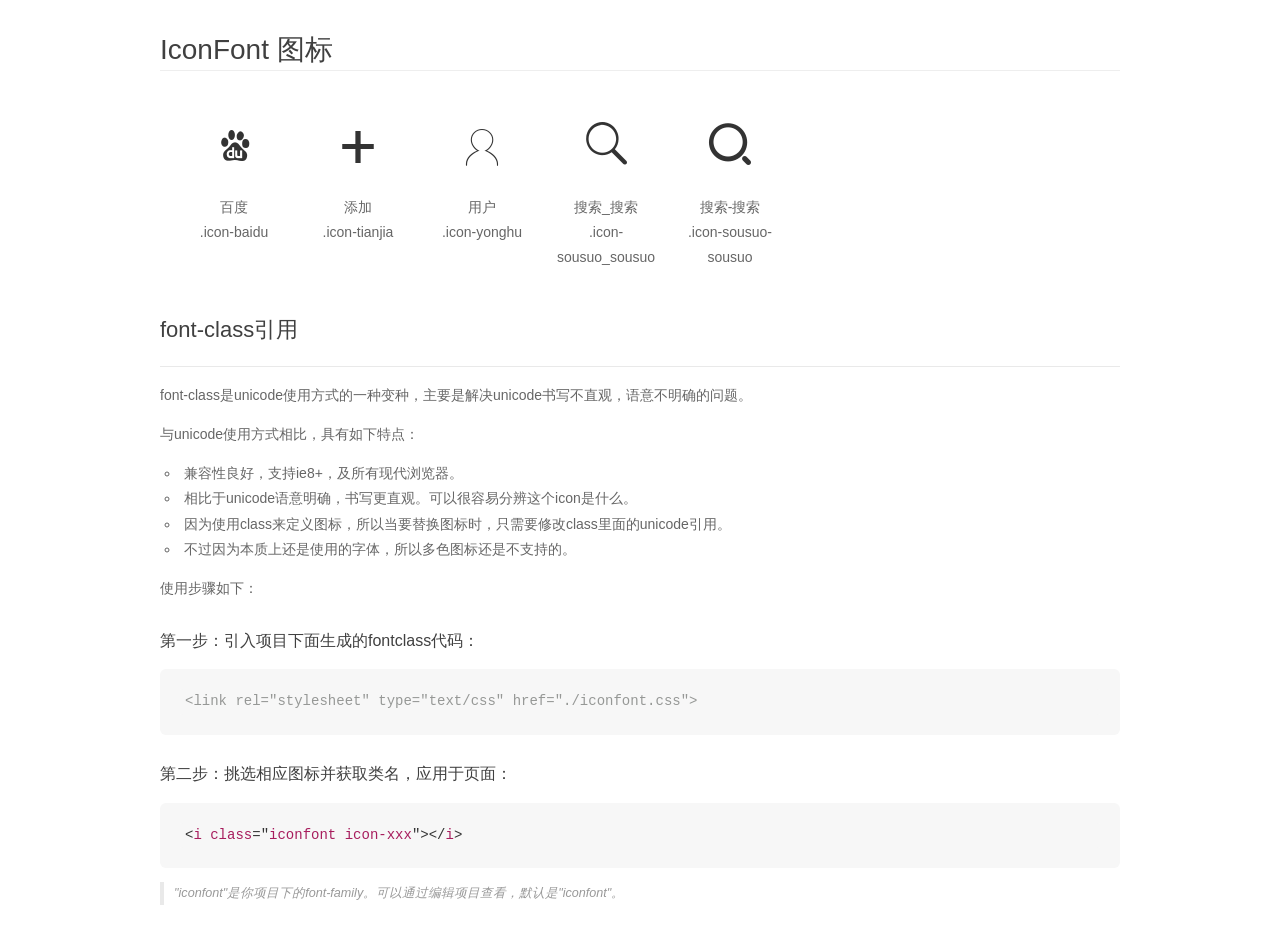
<file: public/font/demo_fontclass.html>
<!DOCTYPE html>
<html>
<head>
    <meta charset="utf-8"/>
    <title>IconFont</title>
    <link rel="stylesheet" href="demo.css">
    <link rel="stylesheet" href="iconfont.css">
</head>
<body>
    <div class="main markdown">
        <h1>IconFont 图标</h1>
        <ul class="icon_lists clear">
            
                <li>
                <i class="icon iconfont icon-baidu"></i>
                    <div class="name">百度</div>
                    <div class="fontclass">.icon-baidu</div>
                </li>
            
                <li>
                <i class="icon iconfont icon-tianjia"></i>
                    <div class="name">添加</div>
                    <div class="fontclass">.icon-tianjia</div>
                </li>
            
                <li>
                <i class="icon iconfont icon-yonghu"></i>
                    <div class="name">用户</div>
                    <div class="fontclass">.icon-yonghu</div>
                </li>
            
                <li>
                <i class="icon iconfont icon-sousuo_sousuo"></i>
                    <div class="name">搜索_搜索</div>
                    <div class="fontclass">.icon-sousuo_sousuo</div>
                </li>
            
                <li>
                <i class="icon iconfont icon-sousuo-sousuo"></i>
                    <div class="name">搜索-搜索</div>
                    <div class="fontclass">.icon-sousuo-sousuo</div>
                </li>
            
        </ul>

        <h2 id="font-class-">font-class引用</h2>
        <hr>

        <p>font-class是unicode使用方式的一种变种，主要是解决unicode书写不直观，语意不明确的问题。</p>
        <p>与unicode使用方式相比，具有如下特点：</p>
        <ul>
        <li>兼容性良好，支持ie8+，及所有现代浏览器。</li>
        <li>相比于unicode语意明确，书写更直观。可以很容易分辨这个icon是什么。</li>
        <li>因为使用class来定义图标，所以当要替换图标时，只需要修改class里面的unicode引用。</li>
        <li>不过因为本质上还是使用的字体，所以多色图标还是不支持的。</li>
        </ul>
        <p>使用步骤如下：</p>
        <h3 id="-fontclass-">第一步：引入项目下面生成的fontclass代码：</h3>


        <pre><code class="lang-js hljs javascript"><span class="hljs-comment">&lt;link rel="stylesheet" type="text/css" href="./iconfont.css"&gt;</span></code></pre>
        <h3 id="-">第二步：挑选相应图标并获取类名，应用于页面：</h3>
        <pre><code class="lang-css hljs">&lt;<span class="hljs-selector-tag">i</span> <span class="hljs-selector-tag">class</span>="<span class="hljs-selector-tag">iconfont</span> <span class="hljs-selector-tag">icon-xxx</span>"&gt;&lt;/<span class="hljs-selector-tag">i</span>&gt;</code></pre>
        <blockquote>
        <p>"iconfont"是你项目下的font-family。可以通过编辑项目查看，默认是"iconfont"。</p>
        </blockquote>
    </div>
</body>
</html>
</file>
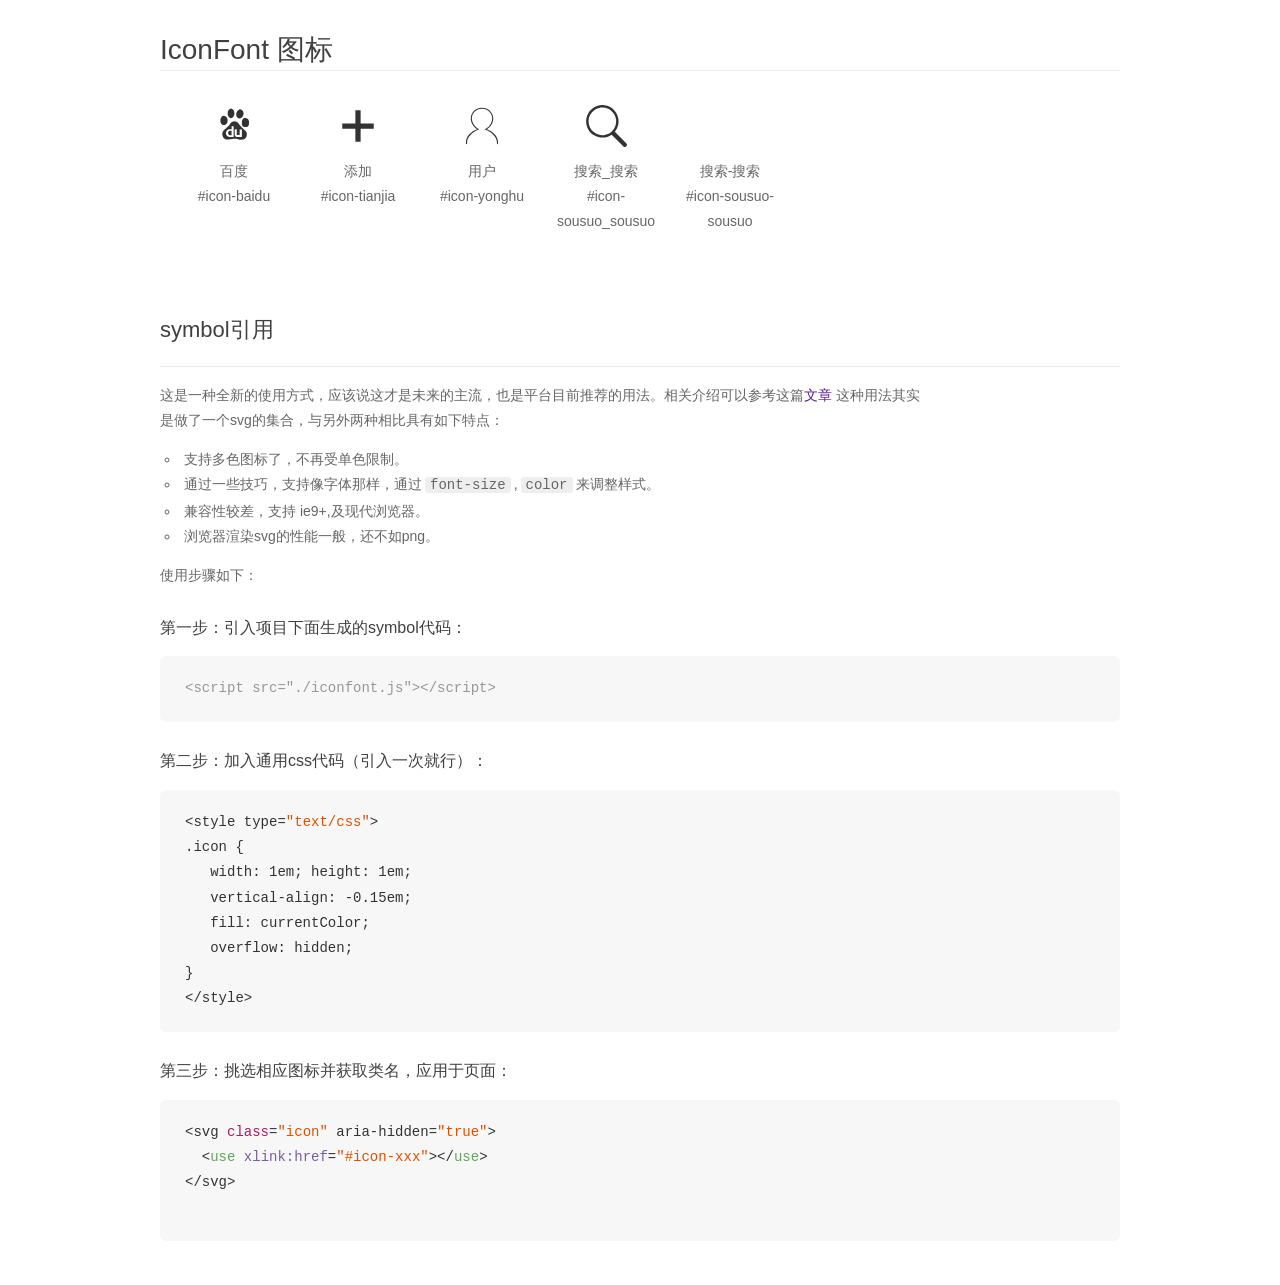
<file: public/font/demo_symbol.html>
<!DOCTYPE html>
<html>
<head>
    <meta charset="utf-8"/>
    <title>IconFont</title>
    <link rel="stylesheet" href="demo.css">
    <script src="iconfont.js"></script>

    <style type="text/css">
        .icon {
          /* 通过设置 font-size 来改变图标大小 */
          width: 1em; height: 1em;
          /* 图标和文字相邻时，垂直对齐 */
          vertical-align: -0.15em;
          /* 通过设置 color 来改变 SVG 的颜色/fill */
          fill: currentColor;
          /* path 和 stroke 溢出 viewBox 部分在 IE 下会显示
             normalize.css 中也包含这行 */
          overflow: hidden;
        }

    </style>
</head>
<body>
    <div class="main markdown">
        <h1>IconFont 图标</h1>
        <ul class="icon_lists clear">
            
                <li>
                    <svg class="icon" aria-hidden="true">
                        <use xlink:href="#icon-baidu"></use>
                    </svg>
                    <div class="name">百度</div>
                    <div class="fontclass">#icon-baidu</div>
                </li>
            
                <li>
                    <svg class="icon" aria-hidden="true">
                        <use xlink:href="#icon-tianjia"></use>
                    </svg>
                    <div class="name">添加</div>
                    <div class="fontclass">#icon-tianjia</div>
                </li>
            
                <li>
                    <svg class="icon" aria-hidden="true">
                        <use xlink:href="#icon-yonghu"></use>
                    </svg>
                    <div class="name">用户</div>
                    <div class="fontclass">#icon-yonghu</div>
                </li>
            
                <li>
                    <svg class="icon" aria-hidden="true">
                        <use xlink:href="#icon-sousuo_sousuo"></use>
                    </svg>
                    <div class="name">搜索_搜索</div>
                    <div class="fontclass">#icon-sousuo_sousuo</div>
                </li>
            
                <li>
                    <svg class="icon" aria-hidden="true">
                        <use xlink:href="#icon-sousuo-sousuo"></use>
                    </svg>
                    <div class="name">搜索-搜索</div>
                    <div class="fontclass">#icon-sousuo-sousuo</div>
                </li>
            
        </ul>


        <h2 id="symbol-">symbol引用</h2>
        <hr>

        <p>这是一种全新的使用方式，应该说这才是未来的主流，也是平台目前推荐的用法。相关介绍可以参考这篇<a href="">文章</a>
        这种用法其实是做了一个svg的集合，与另外两种相比具有如下特点：</p>
        <ul>
          <li>支持多色图标了，不再受单色限制。</li>
          <li>通过一些技巧，支持像字体那样，通过<code>font-size</code>,<code>color</code>来调整样式。</li>
          <li>兼容性较差，支持 ie9+,及现代浏览器。</li>
          <li>浏览器渲染svg的性能一般，还不如png。</li>
        </ul>
        <p>使用步骤如下：</p>
        <h3 id="-symbol-">第一步：引入项目下面生成的symbol代码：</h3>
        <pre><code class="lang-js hljs javascript"><span class="hljs-comment">&lt;script src="./iconfont.js"&gt;&lt;/script&gt;</span></code></pre>
        <h3 id="-css-">第二步：加入通用css代码（引入一次就行）：</h3>
        <pre><code class="lang-js hljs javascript">&lt;style type=<span class="hljs-string">"text/css"</span>&gt;
.icon {
   width: <span class="hljs-number">1</span>em; height: <span class="hljs-number">1</span>em;
   vertical-align: <span class="hljs-number">-0.15</span>em;
   fill: currentColor;
   overflow: hidden;
}
&lt;<span class="hljs-regexp">/style&gt;</span></code></pre>
        <h3 id="-">第三步：挑选相应图标并获取类名，应用于页面：</h3>
        <pre><code class="lang-js hljs javascript">&lt;svg <span class="hljs-class"><span class="hljs-keyword">class</span></span>=<span class="hljs-string">"icon"</span> aria-hidden=<span class="hljs-string">"true"</span>&gt;<span class="xml"><span class="hljs-tag">
  &lt;<span class="hljs-name">use</span> <span class="hljs-attr">xlink:href</span>=<span class="hljs-string">"#icon-xxx"</span>&gt;</span><span class="hljs-tag">&lt;/<span class="hljs-name">use</span>&gt;</span>
</span>&lt;<span class="hljs-regexp">/svg&gt;
        </span></code></pre>
    </div>
</body>
</html>
</file>
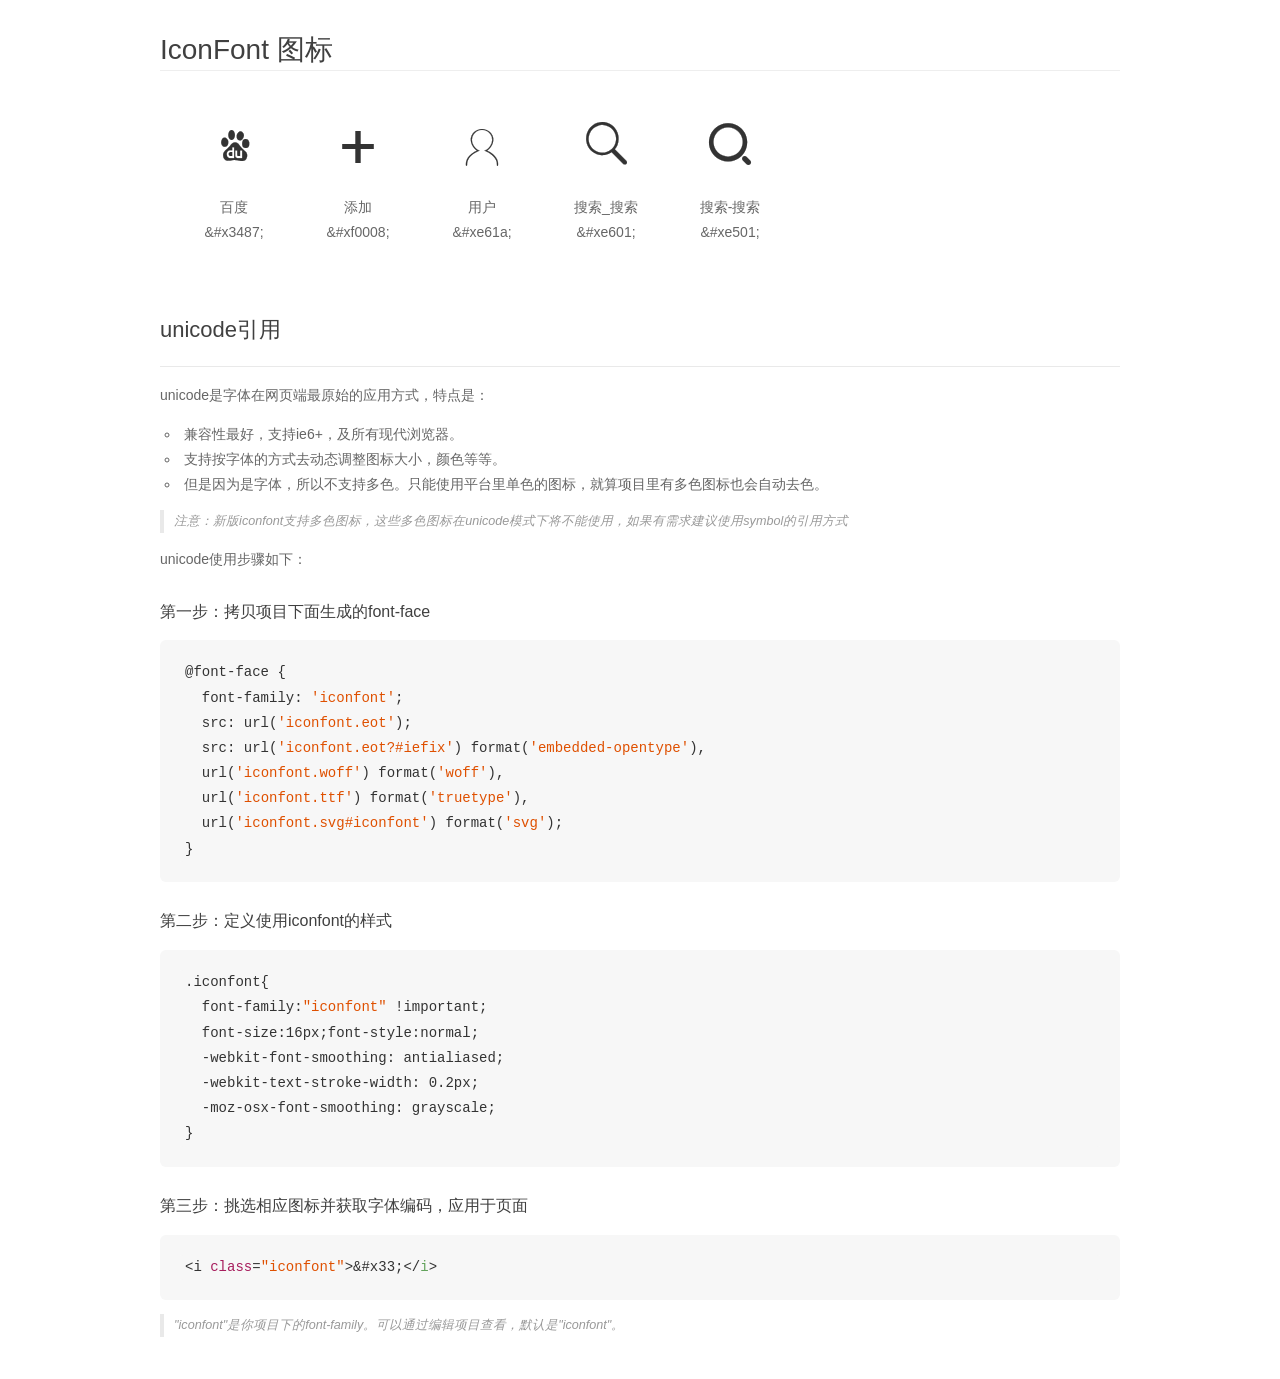
<file: public/font/demo_unicode.html>
<!DOCTYPE html>
<html>
<head>
    <meta charset="utf-8"/>
    <title>IconFont</title>
    <link rel="stylesheet" href="demo.css">

    <style type="text/css">

        @font-face {font-family: "iconfont";
          src: url('iconfont.eot'); /* IE9*/
          src: url('iconfont.eot#iefix') format('embedded-opentype'), /* IE6-IE8 */
          url('iconfont.woff') format('woff'), /* chrome, firefox */
          url('iconfont.ttf') format('truetype'), /* chrome, firefox, opera, Safari, Android, iOS 4.2+*/
          url('iconfont.svg#iconfont') format('svg'); /* iOS 4.1- */
        }

        .iconfont {
          font-family:"iconfont" !important;
          font-size:16px;
          font-style:normal;
          -webkit-font-smoothing: antialiased;
          -webkit-text-stroke-width: 0.2px;
          -moz-osx-font-smoothing: grayscale;
        }

    </style>
</head>
<body>
    <div class="main markdown">
        <h1>IconFont 图标</h1>
        <ul class="icon_lists clear">
            
                <li>
                <i class="icon iconfont">&#x3487;</i>
                    <div class="name">百度</div>
                    <div class="code">&amp;#x3487;</div>
                </li>
            
                <li>
                <i class="icon iconfont">&#xf0008;</i>
                    <div class="name">添加</div>
                    <div class="code">&amp;#xf0008;</div>
                </li>
            
                <li>
                <i class="icon iconfont">&#xe61a;</i>
                    <div class="name">用户</div>
                    <div class="code">&amp;#xe61a;</div>
                </li>
            
                <li>
                <i class="icon iconfont">&#xe601;</i>
                    <div class="name">搜索_搜索</div>
                    <div class="code">&amp;#xe601;</div>
                </li>
            
                <li>
                <i class="icon iconfont">&#xe501;</i>
                    <div class="name">搜索-搜索</div>
                    <div class="code">&amp;#xe501;</div>
                </li>
            
        </ul>
        <h2 id="unicode-">unicode引用</h2>
        <hr>

        <p>unicode是字体在网页端最原始的应用方式，特点是：</p>
        <ul>
        <li>兼容性最好，支持ie6+，及所有现代浏览器。</li>
        <li>支持按字体的方式去动态调整图标大小，颜色等等。</li>
        <li>但是因为是字体，所以不支持多色。只能使用平台里单色的图标，就算项目里有多色图标也会自动去色。</li>
        </ul>
        <blockquote>
        <p>注意：新版iconfont支持多色图标，这些多色图标在unicode模式下将不能使用，如果有需求建议使用symbol的引用方式</p>
        </blockquote>
        <p>unicode使用步骤如下：</p>
        <h3 id="-font-face">第一步：拷贝项目下面生成的font-face</h3>
        <pre><code class="lang-js hljs javascript">@font-face {
  font-family: <span class="hljs-string">'iconfont'</span>;
  src: url(<span class="hljs-string">'iconfont.eot'</span>);
  src: url(<span class="hljs-string">'iconfont.eot?#iefix'</span>) format(<span class="hljs-string">'embedded-opentype'</span>),
  url(<span class="hljs-string">'iconfont.woff'</span>) format(<span class="hljs-string">'woff'</span>),
  url(<span class="hljs-string">'iconfont.ttf'</span>) format(<span class="hljs-string">'truetype'</span>),
  url(<span class="hljs-string">'iconfont.svg#iconfont'</span>) format(<span class="hljs-string">'svg'</span>);
}
</code></pre>
        <h3 id="-iconfont-">第二步：定义使用iconfont的样式</h3>
        <pre><code class="lang-js hljs javascript">.iconfont{
  font-family:<span class="hljs-string">"iconfont"</span> !important;
  font-size:<span class="hljs-number">16</span>px;font-style:normal;
  -webkit-font-smoothing: antialiased;
  -webkit-text-stroke-width: <span class="hljs-number">0.2</span>px;
  -moz-osx-font-smoothing: grayscale;
}
</code></pre>
        <h3 id="-">第三步：挑选相应图标并获取字体编码，应用于页面</h3>
        <pre><code class="lang-js hljs javascript">&lt;i <span class="hljs-class"><span class="hljs-keyword">class</span></span>=<span class="hljs-string">"iconfont"</span>&gt;&amp;#x33;<span class="xml"><span class="hljs-tag">&lt;/<span class="hljs-name">i</span>&gt;</span></span></code></pre>

        <blockquote>
        <p>"iconfont"是你项目下的font-family。可以通过编辑项目查看，默认是"iconfont"。</p>
        </blockquote>
    </div>


</body>
</html>
</file>
<file: public/font/demo.css>
*{margin: 0;padding: 0;list-style: none;}
/*
KISSY CSS Reset
理念：1. reset 的目的不是清除浏览器的默认样式，这仅是部分工作。清除和重置是紧密不可分的。
2. reset 的目的不是让默认样式在所有浏览器下一致，而是减少默认样式有可能带来的问题。
3. reset 期望提供一套普适通用的基础样式。但没有银弹，推荐根据具体需求，裁剪和修改后再使用。
特色：1. 适应中文；2. 基于最新主流浏览器。
维护：玉伯<lifesinger@gmail.com>, 正淳<ragecarrier@gmail.com>
 */

/** 清除内外边距 **/
body, h1, h2, h3, h4, h5, h6, hr, p, blockquote, /* structural elements 结构元素 */
dl, dt, dd, ul, ol, li, /* list elements 列表元素 */
pre, /* text formatting elements 文本格式元素 */
form, fieldset, legend, button, input, textarea, /* form elements 表单元素 */
th, td /* table elements 表格元素 */ {
  margin: 0;
  padding: 0;
}

/** 设置默认字体 **/
body,
button, input, select, textarea /* for ie */ {
  font: 12px/1.5 tahoma, arial, \5b8b\4f53, sans-serif;
}
h1, h2, h3, h4, h5, h6 { font-size: 100%; }
address, cite, dfn, em, var { font-style: normal; } /* 将斜体扶正 */
code, kbd, pre, samp { font-family: courier new, courier, monospace; } /* 统一等宽字体 */
small { font-size: 12px; } /* 小于 12px 的中文很难阅读，让 small 正常化 */

/** 重置列表元素 **/
ul, ol { list-style: none; }

/** 重置文本格式元素 **/
a { text-decoration: none; }
a:hover { text-decoration: underline; }


/** 重置表单元素 **/
legend { color: #000; } /* for ie6 */
fieldset, img { border: 0; } /* img 搭车：让链接里的 img 无边框 */
button, input, select, textarea { font-size: 100%; } /* 使得表单元素在 ie 下能继承字体大小 */
/* 注：optgroup 无法扶正 */

/** 重置表格元素 **/
table { border-collapse: collapse; border-spacing: 0; }

/* 清除浮动 */
.ks-clear:after, .clear:after {
  content: '\20';
  display: block;
  height: 0;
  clear: both;
}
.ks-clear, .clear {
  *zoom: 1;
}

.main {
  padding: 30px 100px;
width: 960px;
margin: 0 auto;
}
.main h1{font-size:36px; color:#333; text-align:left;margin-bottom:30px; border-bottom: 1px solid #eee;}

.helps{margin-top:40px;}
.helps pre{
  padding:20px;
  margin:10px 0;
  border:solid 1px #e7e1cd;
  background-color: #fffdef;
  overflow: auto;
}

.icon_lists{
  width: 100% !important;

}

.icon_lists li{
  float:left;
  width: 100px;
  height:180px;
  text-align: center;
  list-style: none !important;
}
.icon_lists .icon{
  font-size: 42px;
  line-height: 100px;
  margin: 10px 0;
  color:#333;
  -webkit-transition: font-size 0.25s ease-out 0s;
  -moz-transition: font-size 0.25s ease-out 0s;
  transition: font-size 0.25s ease-out 0s;

}
.icon_lists .icon:hover{
  font-size: 100px;
}



.markdown {
  color: #666;
  font-size: 14px;
  line-height: 1.8;
}

.highlight {
  line-height: 1.5;
}

.markdown img {
  vertical-align: middle;
  max-width: 100%;
}

.markdown h1 {
  color: #404040;
  font-weight: 500;
  line-height: 40px;
  margin-bottom: 24px;
}

.markdown h2,
.markdown h3,
.markdown h4,
.markdown h5,
.markdown h6 {
  color: #404040;
  margin: 1.6em 0 0.6em 0;
  font-weight: 500;
  clear: both;
}

.markdown h1 {
  font-size: 28px;
}

.markdown h2 {
  font-size: 22px;
}

.markdown h3 {
  font-size: 16px;
}

.markdown h4 {
  font-size: 14px;
}

.markdown h5 {
  font-size: 12px;
}

.markdown h6 {
  font-size: 12px;
}

.markdown hr {
  height: 1px;
  border: 0;
  background: #e9e9e9;
  margin: 16px 0;
  clear: both;
}

.markdown p,
.markdown pre {
  margin: 1em 0;
}

.markdown > p,
.markdown > blockquote,
.markdown > .highlight,
.markdown > ol,
.markdown > ul {
  width: 80%;
}

.markdown ul > li {
  list-style: circle;
}

.markdown > ul li,
.markdown blockquote ul > li {
  margin-left: 20px;
  padding-left: 4px;
}

.markdown > ul li p,
.markdown > ol li p {
  margin: 0.6em 0;
}

.markdown ol > li {
  list-style: decimal;
}

.markdown > ol li,
.markdown blockquote ol > li {
  margin-left: 20px;
  padding-left: 4px;
}

.markdown code {
  margin: 0 3px;
  padding: 0 5px;
  background: #eee;
  border-radius: 3px;
}

.markdown pre {
  border-radius: 6px;
  background: #f7f7f7;
  padding: 20px;
}

.markdown pre code {
  border: none;
  background: #f7f7f7;
  margin: 0;
}

.markdown strong,
.markdown b {
  font-weight: 600;
}

.markdown > table {
  border-collapse: collapse;
  border-spacing: 0px;
  empty-cells: show;
  border: 1px solid #e9e9e9;
  width: 95%;
  margin-bottom: 24px;
}

.markdown > table th {
  white-space: nowrap;
  color: #333;
  font-weight: 600;

}

.markdown > table th,
.markdown > table td {
  border: 1px solid #e9e9e9;
  padding: 8px 16px;
  text-align: left;
}

.markdown > table th {
  background: #F7F7F7;
}

.markdown blockquote {
  font-size: 90%;
  color: #999;
  border-left: 4px solid #e9e9e9;
  padding-left: 0.8em;
  margin: 1em 0;
  font-style: italic;
}

.markdown blockquote p {
  margin: 0;
}

.markdown .anchor {
  opacity: 0;
  transition: opacity 0.3s ease;
  margin-left: 8px;
}

.markdown .waiting {
  color: #ccc;
}

.markdown h1:hover .anchor,
.markdown h2:hover .anchor,
.markdown h3:hover .anchor,
.markdown h4:hover .anchor,
.markdown h5:hover .anchor,
.markdown h6:hover .anchor {
  opacity: 1;
  display: inline-block;
}

.markdown > br,
.markdown > p > br {
  clear: both;
}


.hljs {
  display: block;
  background: white;
  padding: 0.5em;
  color: #333333;
  overflow-x: auto;
}

.hljs-comment,
.hljs-meta {
  color: #969896;
}

.hljs-string,
.hljs-variable,
.hljs-template-variable,
.hljs-strong,
.hljs-emphasis,
.hljs-quote {
  color: #df5000;
}

.hljs-keyword,
.hljs-selector-tag,
.hljs-type {
  color: #a71d5d;
}

.hljs-literal,
.hljs-symbol,
.hljs-bullet,
.hljs-attribute {
  color: #0086b3;
}

.hljs-section,
.hljs-name {
  color: #63a35c;
}

.hljs-tag {
  color: #333333;
}

.hljs-title,
.hljs-attr,
.hljs-selector-id,
.hljs-selector-class,
.hljs-selector-attr,
.hljs-selector-pseudo {
  color: #795da3;
}

.hljs-addition {
  color: #55a532;
  background-color: #eaffea;
}

.hljs-deletion {
  color: #bd2c00;
  background-color: #ffecec;
}

.hljs-link {
  text-decoration: underline;
}

pre{
  background: #fff;
}
</file>
<file: public/font/iconfont.css>
@font-face {font-family: "iconfont";
  src: url('iconfont.eot?t=1491493174740'); /* IE9*/
  src: url('iconfont.eot?t=1491493174740#iefix') format('embedded-opentype'), /* IE6-IE8 */
  url('iconfont.woff?t=1491493174740') format('woff'), /* chrome, firefox */
  url('iconfont.ttf?t=1491493174740') format('truetype'), /* chrome, firefox, opera, Safari, Android, iOS 4.2+*/
  url('iconfont.svg?t=1491493174740#iconfont') format('svg'); /* iOS 4.1- */
}

.iconfont {
  font-family:"iconfont" !important;
  font-size:16px;
  font-style:normal;
  -webkit-font-smoothing: antialiased;
  -moz-osx-font-smoothing: grayscale;
}

.icon-baidu:before { content: "\3487"; }

.icon-tianjia:before { content: "\f0008"; }

.icon-yonghu:before { content: "\e61a"; }

.icon-sousuo_sousuo:before { content: "\e601"; }

.icon-sousuo-sousuo:before { content: "\e501"; }
</file>
